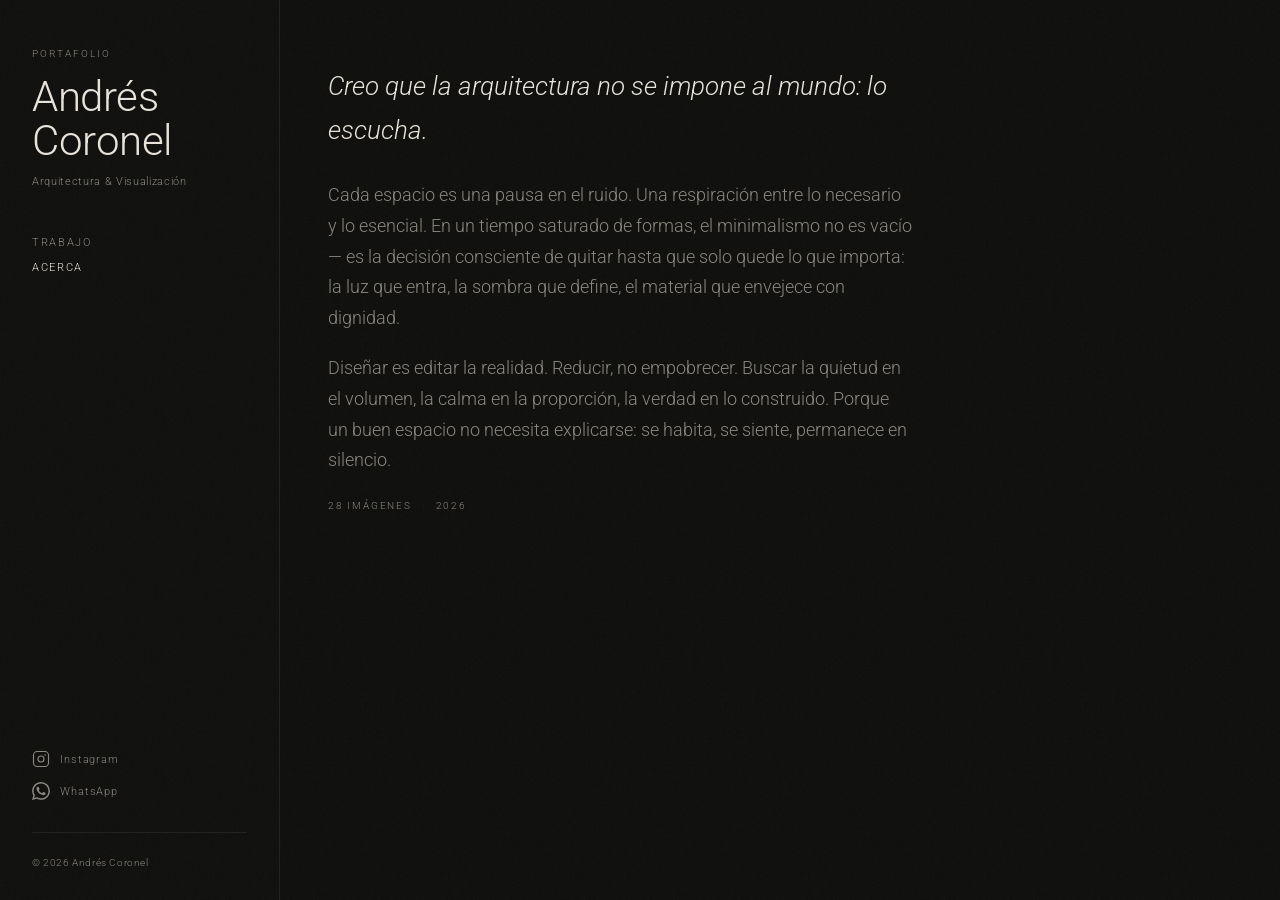
<file: acerca.html>
<!DOCTYPE html>
<html lang="es">
<head>
  <meta charset="UTF-8">
  <meta name="viewport" content="width=device-width, initial-scale=1.0">
  <meta name="description" content="Andrés Coronel — Acerca de mi trabajo en arquitectura y visualización.">
  <title>Acerca — Andrés Coronel</title>
  <link rel="preconnect" href="https://fonts.googleapis.com">
  <link rel="preconnect" href="https://fonts.gstatic.com" crossorigin>
  <link href="https://fonts.googleapis.com/css2?family=Roboto:ital,wght@0,300;0,400;0,500;1,300&display=swap" rel="stylesheet">
  <link rel="stylesheet" href="css/style.css?v=3">
</head>
<body>
  <div class="grain" aria-hidden="true"></div>

  <aside class="sidebar">
    <header class="brand">
      <p class="brand__label">Portafolio</p>
      <h1 class="brand__name">Andrés<br>Coronel</h1>
      <p class="brand__role">Arquitectura &amp; Visualización</p>
    </header>

    <nav class="nav">
      <a href="index.html" class="nav__link">Trabajo</a>
      <a href="acerca.html" class="nav__link nav__link--active">Acerca</a>
    </nav>

    <div class="social">
      <a href="https://www.instagram.com/andrescoronelarq/" target="_blank" rel="noopener noreferrer" class="social__link" aria-label="Instagram">
        <svg viewBox="0 0 24 24" fill="none" stroke="currentColor" stroke-width="1.5"><rect x="2" y="2" width="20" height="20" rx="5"/><circle cx="12" cy="12" r="4"/><circle cx="17.5" cy="6.5" r="1" fill="currentColor" stroke="none"/></svg>
        <span>Instagram</span>
      </a>
      <a href="https://wa.me/593992668052?text=Hola%2C%20me%20interesa%20conocer%20m%C3%A1s%20sobre%20tu%20trabajo." target="_blank" rel="noopener noreferrer" class="social__link social__link--whatsapp" aria-label="WhatsApp">
        <svg viewBox="0 0 24 24" fill="currentColor"><path d="M17.472 14.382c-.297-.149-1.758-.867-2.03-.967-.273-.099-.471-.148-.67.15-.197.297-.767.966-.94 1.164-.173.199-.347.223-.644.075-.297-.15-1.255-.463-2.39-1.475-.883-.788-1.48-1.761-1.653-2.059-.173-.297-.018-.458.13-.606.134-.133.298-.347.446-.52.149-.174.198-.298.298-.497.099-.198.05-.371-.025-.52-.075-.149-.669-1.612-.916-2.207-.242-.579-.487-.5-.669-.51-.173-.008-.371-.01-.57-.01-.198 0-.52.074-.792.372-.272.297-1.04 1.016-1.04 2.479 0 1.462 1.065 2.875 1.213 3.074.149.198 2.096 3.2 5.077 4.487.709.306 1.262.489 1.694.625.712.227 1.36.195 1.871.118.571-.085 1.758-.719 2.006-1.413.248-.694.248-1.289.173-1.413-.074-.124-.272-.198-.57-.347m-5.421 7.403h-.004a9.87 9.87 0 01-5.031-1.378l-.361-.214-3.741.982.998-3.648-.235-.374a9.86 9.86 0 01-1.51-5.26c.001-5.45 4.436-9.884 9.888-9.884 2.64 0 5.122 1.03 6.988 2.898a9.825 9.825 0 012.893 6.994c-.003 5.45-4.435 9.884-9.881 9.884m8.413-18.297A11.815 11.815 0 0012.05 0C5.495 0 .16 5.335.157 11.892c0 2.096.547 4.142 1.588 5.945L.057 24l6.305-1.654a11.882 11.882 0 005.683 1.448h.005c6.554 0 11.89-5.335 11.893-11.893a11.821 11.821 0 00-3.48-8.413z"/></svg>
        <span>WhatsApp</span>
      </a>
    </div>

    <footer class="sidebar__footer">
      <p>&copy; 2026 Andrés Coronel</p>
    </footer>
  </aside>

  <main class="main">
    <section class="intro">
      <p class="intro__text intro__text--lead">
        Creo que la arquitectura no se impone al mundo: lo escucha.
      </p>
      <p class="intro__text">
        Cada espacio es una pausa en el ruido. Una respiración entre lo necesario
        y lo esencial. En un tiempo saturado de formas, el minimalismo no es
        vacío — es la decisión consciente de quitar hasta que solo quede lo que
        importa: la luz que entra, la sombra que define, el material que envejece
        con dignidad.
      </p>
      <p class="intro__text">
        Diseñar es editar la realidad. Reducir, no empobrecer. Buscar la quietud
        en el volumen, la calma en la proporción, la verdad en lo construido.
        Porque un buen espacio no necesita explicarse: se habita, se siente,
        permanece en silencio.
      </p>
      <div class="intro__meta">
        <span>28 imágenes</span>
        <span class="intro__divider">·</span>
        <span>2026</span>
      </div>
    </section>
  </main>
</body>
</html>
</file>
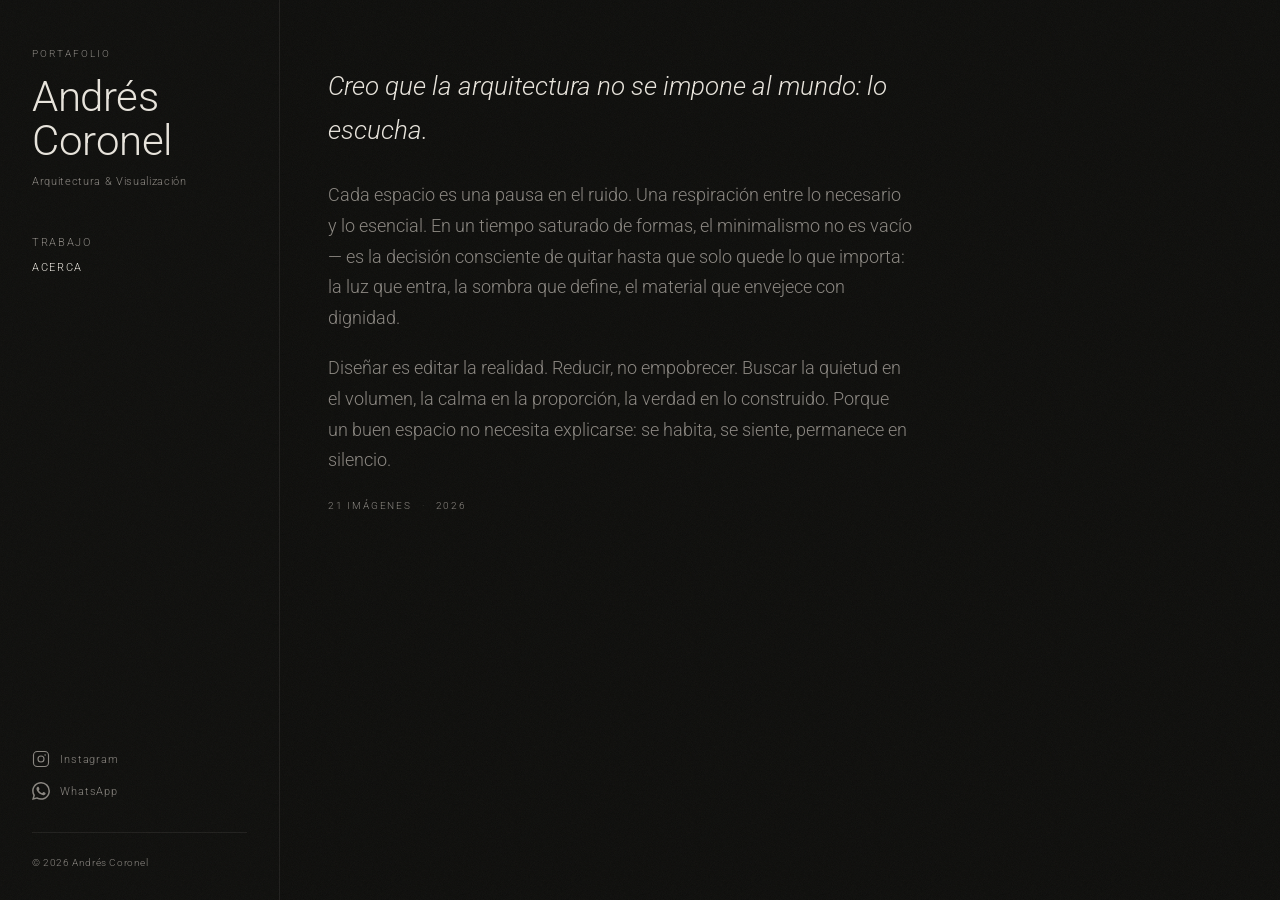
<file: deploy-repo/deploy-repo/deploy-repo/acerca.html>
<!DOCTYPE html>
<html lang="es">
<head>
  <meta charset="UTF-8">
  <meta name="viewport" content="width=device-width, initial-scale=1.0">
  <meta name="description" content="Andrés Coronel — Acerca de mi trabajo en arquitectura y visualización.">
  <title>Acerca — Andrés Coronel</title>
  <link rel="preconnect" href="https://fonts.googleapis.com">
  <link rel="preconnect" href="https://fonts.gstatic.com" crossorigin>
  <link href="https://fonts.googleapis.com/css2?family=Roboto:ital,wght@0,300;0,400;0,500;1,300&display=swap" rel="stylesheet">
  <link rel="stylesheet" href="css/style.css">
</head>
<body>
  <div class="grain" aria-hidden="true"></div>

  <aside class="sidebar">
    <header class="brand">
      <p class="brand__label">Portafolio</p>
      <h1 class="brand__name">Andrés<br>Coronel</h1>
      <p class="brand__role">Arquitectura &amp; Visualización</p>
    </header>

    <nav class="nav">
      <a href="index.html" class="nav__link">Trabajo</a>
      <a href="acerca.html" class="nav__link nav__link--active">Acerca</a>
    </nav>

    <div class="social">
      <a href="https://www.instagram.com/andrescoronelarq/" target="_blank" rel="noopener noreferrer" class="social__link" aria-label="Instagram">
        <svg viewBox="0 0 24 24" fill="none" stroke="currentColor" stroke-width="1.5"><rect x="2" y="2" width="20" height="20" rx="5"/><circle cx="12" cy="12" r="4"/><circle cx="17.5" cy="6.5" r="1" fill="currentColor" stroke="none"/></svg>
        <span>Instagram</span>
      </a>
      <a href="https://wa.me/593992668052?text=Hola%2C%20me%20interesa%20conocer%20m%C3%A1s%20sobre%20tu%20trabajo." target="_blank" rel="noopener noreferrer" class="social__link social__link--whatsapp" aria-label="WhatsApp">
        <svg viewBox="0 0 24 24" fill="currentColor"><path d="M17.472 14.382c-.297-.149-1.758-.867-2.03-.967-.273-.099-.471-.148-.67.15-.197.297-.767.966-.94 1.164-.173.199-.347.223-.644.075-.297-.15-1.255-.463-2.39-1.475-.883-.788-1.48-1.761-1.653-2.059-.173-.297-.018-.458.13-.606.134-.133.298-.347.446-.52.149-.174.198-.298.298-.497.099-.198.05-.371-.025-.52-.075-.149-.669-1.612-.916-2.207-.242-.579-.487-.5-.669-.51-.173-.008-.371-.01-.57-.01-.198 0-.52.074-.792.372-.272.297-1.04 1.016-1.04 2.479 0 1.462 1.065 2.875 1.213 3.074.149.198 2.096 3.2 5.077 4.487.709.306 1.262.489 1.694.625.712.227 1.36.195 1.871.118.571-.085 1.758-.719 2.006-1.413.248-.694.248-1.289.173-1.413-.074-.124-.272-.198-.57-.347m-5.421 7.403h-.004a9.87 9.87 0 01-5.031-1.378l-.361-.214-3.741.982.998-3.648-.235-.374a9.86 9.86 0 01-1.51-5.26c.001-5.45 4.436-9.884 9.888-9.884 2.64 0 5.122 1.03 6.988 2.898a9.825 9.825 0 012.893 6.994c-.003 5.45-4.435 9.884-9.881 9.884m8.413-18.297A11.815 11.815 0 0012.05 0C5.495 0 .16 5.335.157 11.892c0 2.096.547 4.142 1.588 5.945L.057 24l6.305-1.654a11.882 11.882 0 005.683 1.448h.005c6.554 0 11.89-5.335 11.893-11.893a11.821 11.821 0 00-3.48-8.413z"/></svg>
        <span>WhatsApp</span>
      </a>
    </div>

    <footer class="sidebar__footer">
      <p>&copy; 2026 Andrés Coronel</p>
    </footer>
  </aside>

  <main class="main">
    <section class="intro">
      <p class="intro__text intro__text--lead">
        Creo que la arquitectura no se impone al mundo: lo escucha.
      </p>
      <p class="intro__text">
        Cada espacio es una pausa en el ruido. Una respiración entre lo necesario
        y lo esencial. En un tiempo saturado de formas, el minimalismo no es
        vacío — es la decisión consciente de quitar hasta que solo quede lo que
        importa: la luz que entra, la sombra que define, el material que envejece
        con dignidad.
      </p>
      <p class="intro__text">
        Diseñar es editar la realidad. Reducir, no empobrecer. Buscar la quietud
        en el volumen, la calma en la proporción, la verdad en lo construido.
        Porque un buen espacio no necesita explicarse: se habita, se siente,
        permanece en silencio.
      </p>
      <div class="intro__meta">
        <span>21 imágenes</span>
        <span class="intro__divider">·</span>
        <span>2026</span>
      </div>
    </section>
  </main>
</body>
</html>
</file>
<file: css/style.css>
*, *::before, *::after {
  box-sizing: border-box;
  margin: 0;
  padding: 0;
}

:root {
  --bg: #0e0e0c;
  --bg-elevated: #161614;
  --text: #e8e4dc;
  --text-muted: #8a8680;
  --accent: #c4b89a;
  --border: rgba(232, 228, 220, 0.08);
  --gap: 5px;
  --sidebar-width: 280px;
  --font: 'Roboto', sans-serif;
  --transition: 0.45s cubic-bezier(0.25, 0.46, 0.45, 0.94);
}

html {
  scroll-behavior: smooth;
}

body {
  font-family: var(--font);
  font-weight: 300;
  font-size: 12px;
  letter-spacing: 0.04em;
  background: var(--bg);
  color: var(--text);
  min-height: 100vh;
  display: flex;
  overflow-x: hidden;
  -webkit-font-smoothing: antialiased;
}

/* Film grain overlay */
.grain {
  position: fixed;
  inset: 0;
  pointer-events: none;
  z-index: 9999;
  opacity: 0.045;
  background-image: url("data:image/svg+xml,%3Csvg viewBox='0 0 256 256' xmlns='http://www.w3.org/2000/svg'%3E%3Cfilter id='n'%3E%3CfeTurbulence type='fractalNoise' baseFrequency='0.85' numOctaves='4' stitchTiles='stitch'/%3E%3C/filter%3E%3Crect width='100%25' height='100%25' filter='url(%23n)'/%3E%3C/svg%3E");
  background-repeat: repeat;
  background-size: 180px;
}

/* Sidebar */
.sidebar {
  position: fixed;
  top: 0;
  left: 0;
  width: var(--sidebar-width);
  height: 100vh;
  display: flex;
  flex-direction: column;
  padding: 48px 32px 32px;
  border-right: 1px solid var(--border);
  background: var(--bg);
  z-index: 100;
}

.brand__label {
  font-size: 10px;
  text-transform: uppercase;
  letter-spacing: 0.2em;
  color: var(--text-muted);
  margin-bottom: 16px;
}

.brand__name {
  font-family: var(--font);
  font-size: 42px;
  font-weight: 300;
  line-height: 1.05;
  letter-spacing: -0.01em;
  color: var(--text);
  margin-bottom: 12px;
}

.brand__role {
  font-size: 11px;
  color: var(--text-muted);
  letter-spacing: 0.06em;
}

.nav {
  display: flex;
  flex-direction: column;
  gap: 12px;
  margin-top: 48px;
}

.nav__link {
  color: var(--text-muted);
  text-decoration: none;
  font-size: 11px;
  text-transform: uppercase;
  letter-spacing: 0.15em;
  transition: color var(--transition);
}

.nav__link:hover,
.nav__link--active {
  color: var(--text);
}

.main--gallery .gallery {
  padding-top: 48px;
}

.social {
  margin-top: auto;
  display: flex;
  flex-direction: column;
  gap: 14px;
}

.social__link {
  display: flex;
  align-items: center;
  gap: 10px;
  color: var(--text-muted);
  text-decoration: none;
  font-size: 11px;
  letter-spacing: 0.08em;
  transition: color var(--transition);
}

.social__link svg {
  width: 18px;
  height: 18px;
  flex-shrink: 0;
}

.social__link:hover {
  color: var(--accent);
}

.social__link--whatsapp:hover {
  color: #25d366;
}

.sidebar__footer {
  margin-top: 32px;
  padding-top: 24px;
  border-top: 1px solid var(--border);
}

.sidebar__footer p {
  font-size: 10px;
  color: var(--text-muted);
  letter-spacing: 0.06em;
}

/* Main content */
.main {
  margin-left: var(--sidebar-width);
  flex: 1;
  min-height: 100vh;
}

.intro {
  padding: 64px 48px 40px;
  max-width: 680px;
}

.intro__text {
  font-family: var(--font);
  font-size: 18px;
  font-weight: 300;
  line-height: 1.7;
  color: var(--text-muted);
  letter-spacing: 0;
  margin-bottom: 20px;
}

.intro__text--lead {
  font-size: 26px;
  font-style: italic;
  color: var(--text);
  margin-bottom: 28px;
}

.intro__meta {
  display: flex;
  align-items: center;
  gap: 10px;
  margin-top: 24px;
  font-size: 10px;
  text-transform: uppercase;
  letter-spacing: 0.18em;
  color: var(--text-muted);
}

.intro__divider {
  opacity: 0.4;
}

/* Gallery grid — film contact sheet layout */
.gallery {
  display: grid;
  grid-template-columns: repeat(3, 1fr);
  gap: var(--gap);
  padding: 0 48px 64px;
  grid-auto-rows: 260px;
}

.gallery__item {
  position: relative;
  overflow: hidden;
  cursor: pointer;
  background: var(--bg-elevated);
}

.gallery__item--wide {
  grid-column: span 2;
}

.gallery__item--tall {
  grid-row: span 2;
}

.gallery__item--hero {
  grid-column: span 2;
  grid-row: span 2;
}

.gallery__item img {
  width: 100%;
  height: 100%;
  object-fit: cover;
  display: block;
  transition: transform 0.7s cubic-bezier(0.25, 0.46, 0.45, 0.94),
              filter 0.5s ease;
  filter: brightness(0.92) contrast(1.02);
}

.gallery__item:hover img {
  transform: scale(1.04);
  filter: brightness(1) contrast(1.05);
}

/* Lightbox */
.lightbox {
  position: fixed;
  inset: 0;
  background: rgba(14, 14, 12, 0.96);
  z-index: 1000;
  display: flex;
  align-items: center;
  justify-content: center;
  opacity: 0;
  visibility: hidden;
  transition: opacity 0.4s ease, visibility 0.4s ease;
}

.lightbox.is-open {
  opacity: 1;
  visibility: visible;
}

.lightbox__close {
  position: absolute;
  top: 24px;
  right: 32px;
  background: none;
  border: none;
  color: var(--text-muted);
  font-size: 32px;
  cursor: pointer;
  line-height: 1;
  transition: color var(--transition);
  z-index: 10;
}

.lightbox__close:hover {
  color: var(--text);
}

.lightbox__nav {
  position: absolute;
  top: 50%;
  transform: translateY(-50%);
  background: none;
  border: 1px solid var(--border);
  color: var(--text-muted);
  width: 48px;
  height: 48px;
  font-size: 18px;
  cursor: pointer;
  transition: color var(--transition), border-color var(--transition);
  z-index: 10;
}

.lightbox__nav:hover {
  color: var(--text);
  border-color: var(--text-muted);
}

.lightbox__nav--prev { left: 32px; }
.lightbox__nav--next { right: 32px; }

.lightbox__figure {
  max-width: 85vw;
  max-height: 85vh;
  display: flex;
  flex-direction: column;
  align-items: center;
}

.lightbox__img {
  max-width: 85vw;
  max-height: 78vh;
  object-fit: contain;
  filter: brightness(0.95);
}

.lightbox__caption {
  display: flex;
  align-items: baseline;
  gap: 16px;
  margin-top: 20px;
}

.lightbox__index {
  font-size: 10px;
  letter-spacing: 0.2em;
  color: var(--accent);
}

/* Mobile header (hidden on desktop) */
.mobile-header {
  display: none;
}

/* Responsive */
@media (max-width: 1024px) {
  .gallery {
    grid-template-columns: repeat(2, 1fr);
    grid-auto-rows: 220px;
    padding: 0 32px 48px;
  }

  .gallery__item--hero {
    grid-column: span 2;
    grid-row: span 1;
  }

  .intro {
    padding: 48px 32px 32px;
  }
}

@media (max-width: 768px) {
  :root {
    --sidebar-width: 0px;
  }

  body {
    flex-direction: column;
  }

  .sidebar {
    position: relative;
    width: 100%;
    height: auto;
    padding: 32px 24px 24px;
    border-right: none;
    border-bottom: 1px solid var(--border);
  }

  .brand__name {
    font-size: 36px;
  }

  .nav {
    flex-direction: row;
    gap: 24px;
    margin-top: 24px;
  }

  .social {
    flex-direction: row;
    margin-top: 24px;
    gap: 24px;
  }

  .sidebar__footer {
    display: none;
  }

  .main {
    margin-left: 0;
  }

  .intro {
    padding: 32px 24px 24px;
  }

  .intro__text {
    font-size: 16px;
  }

  .intro__text--lead {
    font-size: 22px;
  }

  .main--gallery .gallery {
    padding-top: 24px;
  }

  .gallery {
    grid-template-columns: 1fr;
    grid-auto-rows: 280px;
    padding: 0 16px 48px;
    gap: 4px;
  }

  .gallery__item--wide,
  .gallery__item--tall,
  .gallery__item--hero {
    grid-column: span 1;
    grid-row: span 1;
  }

  .lightbox__nav {
    width: 40px;
    height: 40px;
  }

  .lightbox__nav--prev { left: 12px; }
  .lightbox__nav--next { right: 12px; }
}
</file>
<file: deploy-repo/deploy-repo/deploy-repo/css/style.css>
*, *::before, *::after {
  box-sizing: border-box;
  margin: 0;
  padding: 0;
}

:root {
  --bg: #0e0e0c;
  --bg-elevated: #161614;
  --text: #e8e4dc;
  --text-muted: #8a8680;
  --accent: #c4b89a;
  --border: rgba(232, 228, 220, 0.08);
  --gap: 5px;
  --sidebar-width: 280px;
  --font: 'Roboto', sans-serif;
  --transition: 0.45s cubic-bezier(0.25, 0.46, 0.45, 0.94);
}

html {
  scroll-behavior: smooth;
}

body {
  font-family: var(--font);
  font-weight: 300;
  font-size: 12px;
  letter-spacing: 0.04em;
  background: var(--bg);
  color: var(--text);
  min-height: 100vh;
  display: flex;
  overflow-x: hidden;
  -webkit-font-smoothing: antialiased;
}

/* Film grain overlay */
.grain {
  position: fixed;
  inset: 0;
  pointer-events: none;
  z-index: 9999;
  opacity: 0.045;
  background-image: url("data:image/svg+xml,%3Csvg viewBox='0 0 256 256' xmlns='http://www.w3.org/2000/svg'%3E%3Cfilter id='n'%3E%3CfeTurbulence type='fractalNoise' baseFrequency='0.85' numOctaves='4' stitchTiles='stitch'/%3E%3C/filter%3E%3Crect width='100%25' height='100%25' filter='url(%23n)'/%3E%3C/svg%3E");
  background-repeat: repeat;
  background-size: 180px;
}

/* Sidebar */
.sidebar {
  position: fixed;
  top: 0;
  left: 0;
  width: var(--sidebar-width);
  height: 100vh;
  display: flex;
  flex-direction: column;
  padding: 48px 32px 32px;
  border-right: 1px solid var(--border);
  background: var(--bg);
  z-index: 100;
}

.brand__label {
  font-size: 10px;
  text-transform: uppercase;
  letter-spacing: 0.2em;
  color: var(--text-muted);
  margin-bottom: 16px;
}

.brand__name {
  font-family: var(--font);
  font-size: 42px;
  font-weight: 300;
  line-height: 1.05;
  letter-spacing: -0.01em;
  color: var(--text);
  margin-bottom: 12px;
}

.brand__role {
  font-size: 11px;
  color: var(--text-muted);
  letter-spacing: 0.06em;
}

.nav {
  display: flex;
  flex-direction: column;
  gap: 12px;
  margin-top: 48px;
}

.nav__link {
  color: var(--text-muted);
  text-decoration: none;
  font-size: 11px;
  text-transform: uppercase;
  letter-spacing: 0.15em;
  transition: color var(--transition);
}

.nav__link:hover,
.nav__link--active {
  color: var(--text);
}

.main--gallery .gallery {
  padding-top: 48px;
}

.social {
  margin-top: auto;
  display: flex;
  flex-direction: column;
  gap: 14px;
}

.social__link {
  display: flex;
  align-items: center;
  gap: 10px;
  color: var(--text-muted);
  text-decoration: none;
  font-size: 11px;
  letter-spacing: 0.08em;
  transition: color var(--transition);
}

.social__link svg {
  width: 18px;
  height: 18px;
  flex-shrink: 0;
}

.social__link:hover {
  color: var(--accent);
}

.social__link--whatsapp:hover {
  color: #25d366;
}

.sidebar__footer {
  margin-top: 32px;
  padding-top: 24px;
  border-top: 1px solid var(--border);
}

.sidebar__footer p {
  font-size: 10px;
  color: var(--text-muted);
  letter-spacing: 0.06em;
}

/* Main content */
.main {
  margin-left: var(--sidebar-width);
  flex: 1;
  min-height: 100vh;
}

.intro {
  padding: 64px 48px 40px;
  max-width: 680px;
}

.intro__text {
  font-family: var(--font);
  font-size: 18px;
  font-weight: 300;
  line-height: 1.7;
  color: var(--text-muted);
  letter-spacing: 0;
  margin-bottom: 20px;
}

.intro__text--lead {
  font-size: 26px;
  font-style: italic;
  color: var(--text);
  margin-bottom: 28px;
}

.intro__meta {
  display: flex;
  align-items: center;
  gap: 10px;
  margin-top: 24px;
  font-size: 10px;
  text-transform: uppercase;
  letter-spacing: 0.18em;
  color: var(--text-muted);
}

.intro__divider {
  opacity: 0.4;
}

/* Gallery grid — film contact sheet layout */
.gallery {
  display: grid;
  grid-template-columns: repeat(3, 1fr);
  gap: var(--gap);
  padding: 0 48px 64px;
  grid-auto-rows: 260px;
}

.gallery__item {
  position: relative;
  overflow: hidden;
  cursor: pointer;
  background: var(--bg-elevated);
}

.gallery__item--wide {
  grid-column: span 2;
}

.gallery__item--tall {
  grid-row: span 2;
}

.gallery__item--hero {
  grid-column: span 2;
  grid-row: span 2;
}

.gallery__item img {
  width: 100%;
  height: 100%;
  object-fit: cover;
  display: block;
  transition: transform 0.7s cubic-bezier(0.25, 0.46, 0.45, 0.94),
              filter 0.5s ease;
  filter: brightness(0.92) contrast(1.02);
}

.gallery__item:hover img {
  transform: scale(1.04);
  filter: brightness(1) contrast(1.05);
}

/* Lightbox */
.lightbox {
  position: fixed;
  inset: 0;
  background: rgba(14, 14, 12, 0.96);
  z-index: 1000;
  display: flex;
  align-items: center;
  justify-content: center;
  opacity: 0;
  visibility: hidden;
  transition: opacity 0.4s ease, visibility 0.4s ease;
}

.lightbox.is-open {
  opacity: 1;
  visibility: visible;
}

.lightbox__close {
  position: absolute;
  top: 24px;
  right: 32px;
  background: none;
  border: none;
  color: var(--text-muted);
  font-size: 32px;
  cursor: pointer;
  line-height: 1;
  transition: color var(--transition);
  z-index: 10;
}

.lightbox__close:hover {
  color: var(--text);
}

.lightbox__nav {
  position: absolute;
  top: 50%;
  transform: translateY(-50%);
  background: none;
  border: 1px solid var(--border);
  color: var(--text-muted);
  width: 48px;
  height: 48px;
  font-size: 18px;
  cursor: pointer;
  transition: color var(--transition), border-color var(--transition);
  z-index: 10;
}

.lightbox__nav:hover {
  color: var(--text);
  border-color: var(--text-muted);
}

.lightbox__nav--prev { left: 32px; }
.lightbox__nav--next { right: 32px; }

.lightbox__figure {
  max-width: 85vw;
  max-height: 85vh;
  display: flex;
  flex-direction: column;
  align-items: center;
}

.lightbox__img {
  max-width: 85vw;
  max-height: 78vh;
  object-fit: contain;
  filter: brightness(0.95);
}

.lightbox__caption {
  display: flex;
  align-items: baseline;
  gap: 16px;
  margin-top: 20px;
}

.lightbox__index {
  font-size: 10px;
  letter-spacing: 0.2em;
  color: var(--accent);
}

/* Mobile header (hidden on desktop) */
.mobile-header {
  display: none;
}

/* Responsive */
@media (max-width: 1024px) {
  .gallery {
    grid-template-columns: repeat(2, 1fr);
    grid-auto-rows: 220px;
    padding: 0 32px 48px;
  }

  .gallery__item--hero {
    grid-column: span 2;
    grid-row: span 1;
  }

  .intro {
    padding: 48px 32px 32px;
  }
}

@media (max-width: 768px) {
  :root {
    --sidebar-width: 0px;
  }

  body {
    flex-direction: column;
  }

  .sidebar {
    position: relative;
    width: 100%;
    height: auto;
    padding: 32px 24px 24px;
    border-right: none;
    border-bottom: 1px solid var(--border);
  }

  .brand__name {
    font-size: 36px;
  }

  .nav {
    flex-direction: row;
    gap: 24px;
    margin-top: 24px;
  }

  .social {
    flex-direction: row;
    margin-top: 24px;
    gap: 24px;
  }

  .sidebar__footer {
    display: none;
  }

  .main {
    margin-left: 0;
  }

  .intro {
    padding: 32px 24px 24px;
  }

  .intro__text {
    font-size: 16px;
  }

  .intro__text--lead {
    font-size: 22px;
  }

  .main--gallery .gallery {
    padding-top: 24px;
  }

  .gallery {
    grid-template-columns: 1fr;
    grid-auto-rows: 280px;
    padding: 0 16px 48px;
    gap: 4px;
  }

  .gallery__item--wide,
  .gallery__item--tall,
  .gallery__item--hero {
    grid-column: span 1;
    grid-row: span 1;
  }

  .lightbox__nav {
    width: 40px;
    height: 40px;
  }

  .lightbox__nav--prev { left: 12px; }
  .lightbox__nav--next { right: 12px; }
}
</file>
